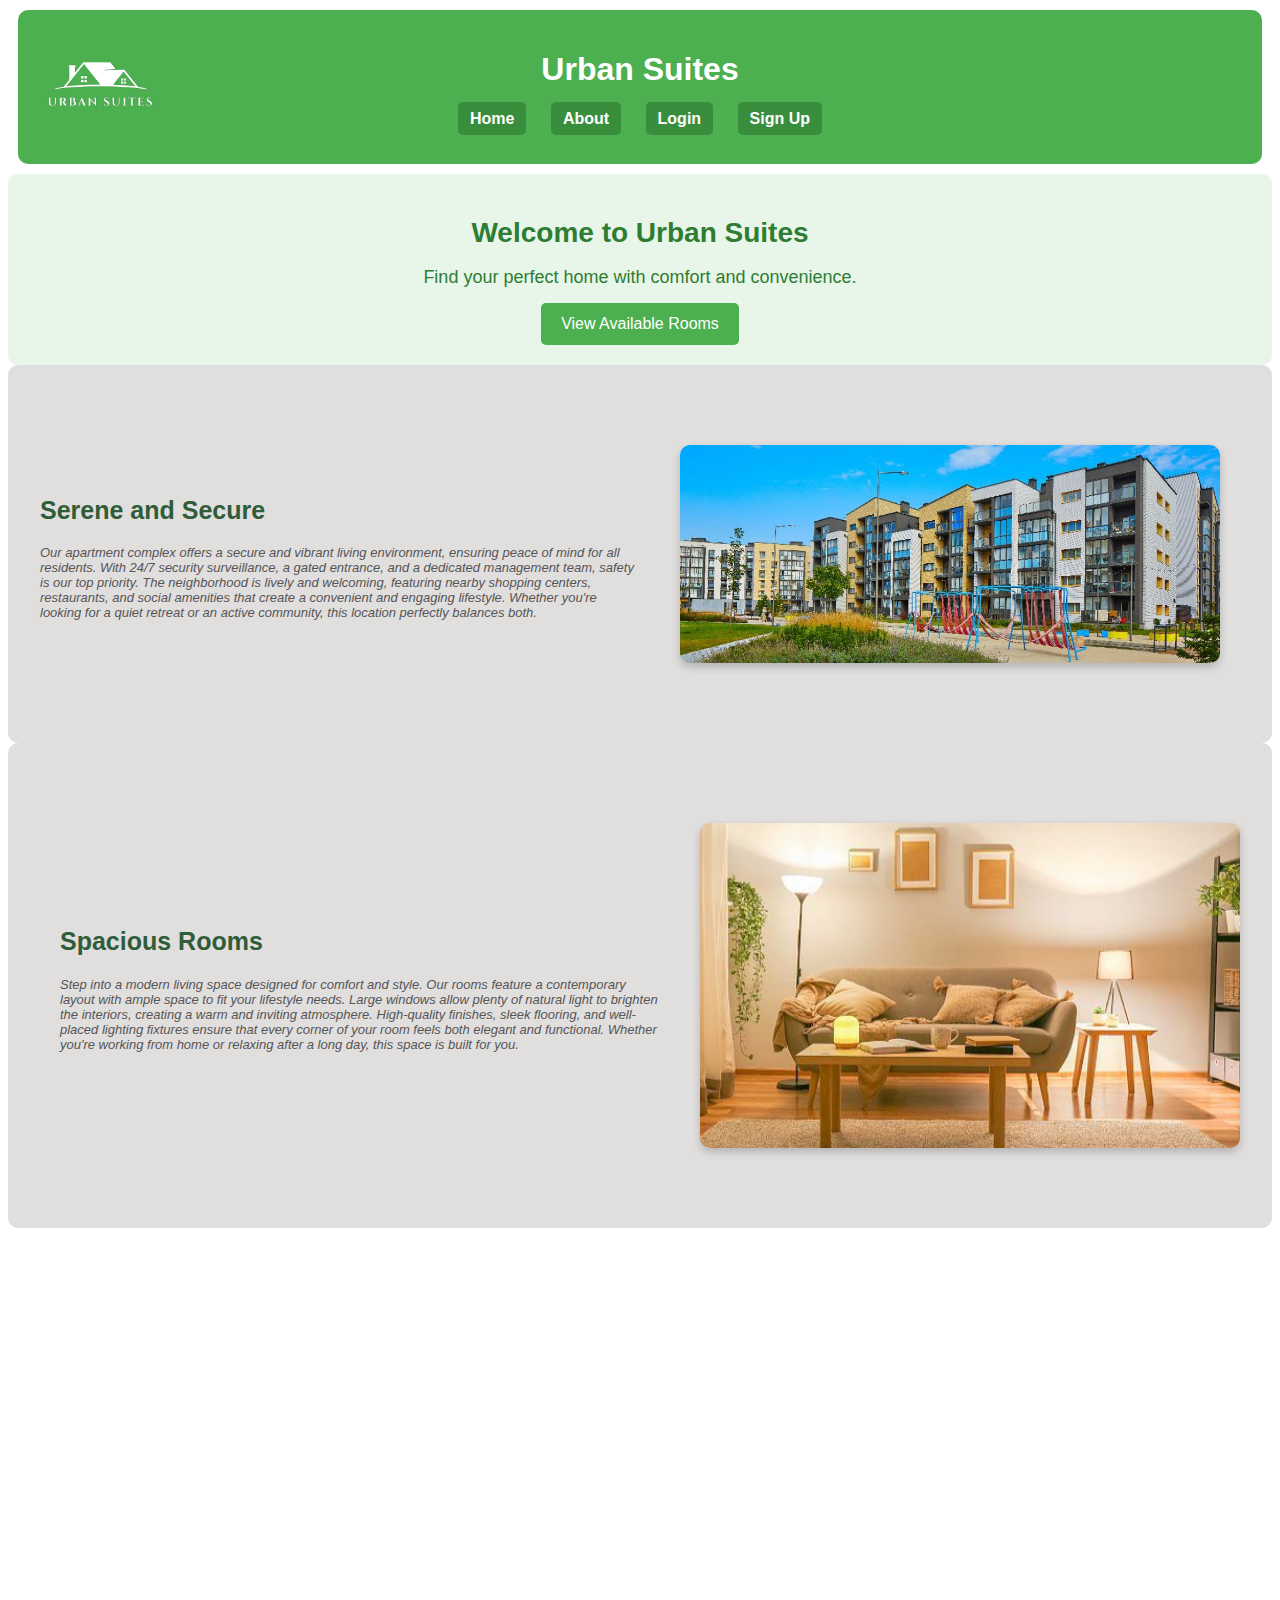
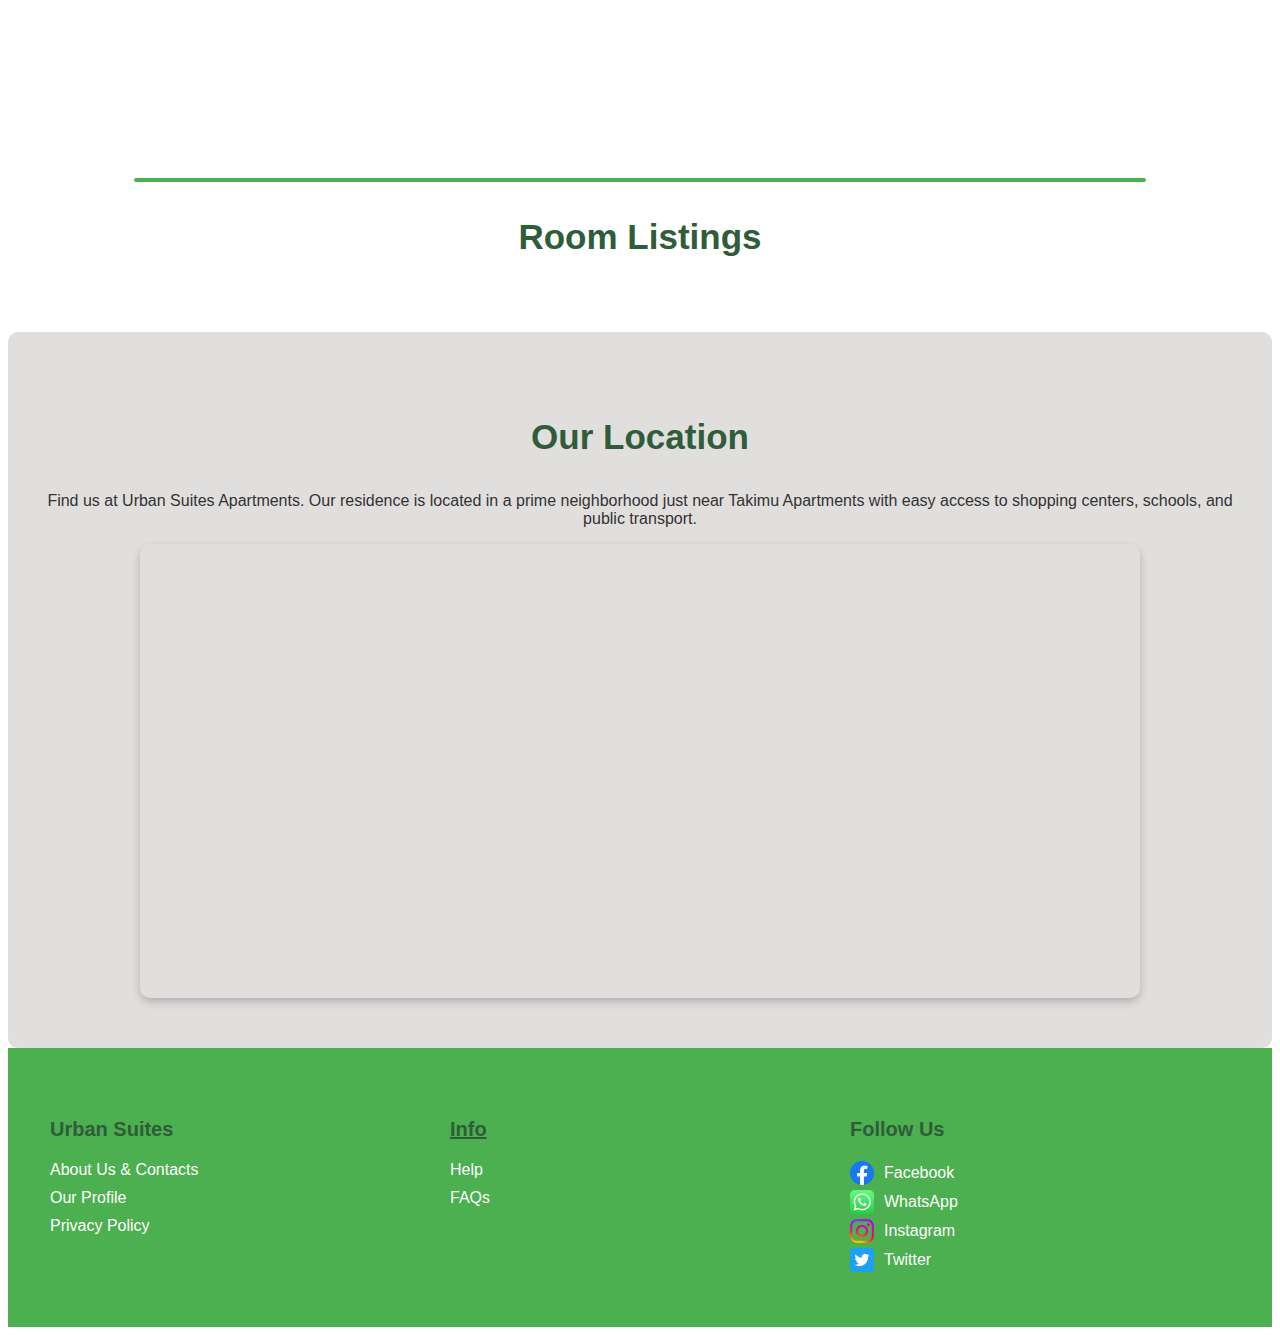
<file: index.html>
<!DOCTYPE html>
<html lang="en">
<head>
    <meta charset="UTF-8">
    <meta name="viewport" content="width=device-width, initial-scale=1.0">
    <title>Urban Suites - Home</title>
    <link rel="stylesheet" href="styles.css">
        <link rel="icon" href="uploads/logo2.png" type="logo2/png">
</head>
<body>
    <header>
        <a href="index.html" class="logo-link">
            <img src="uploads/logo.png" alt="Urban Suites Logo" class="logo">
        </a>
    
        <h1>Urban Suites</h1>
        <nav>
            <ul>
                <li><a href="index.html">Home</a></li>
                <li><a href="about.html">About</a></li>
                <li><a href="login.html">Login</a></li>
                <li><a href="signup.html">Sign Up</a></li>
            </ul>
        </nav>
    </header>

    <!-- Welcome Text & CTA -->
<div class="welcome-section">
    <h2>Welcome to Urban Suites</h2>
    <p>Find your perfect home with comfort and convenience.</p>
    <a href="listings.html" class="cta-button">View Available Rooms</a>
</div>

<section class="image-text-section">
    <div class="content right">
        <div class="text">
            <h2>Serene and Secure</h2>
            <p>Our apartment complex offers a secure and vibrant living environment, ensuring peace of mind for all residents. With 24/7 security surveillance, a gated entrance, and a dedicated management team, safety is our top priority. The neighborhood is lively and welcoming, featuring nearby shopping centers, restaurants, and social amenities that create a convenient and engaging lifestyle. Whether you're looking for a quiet retreat or an active community, this location perfectly balances both.</p>
        </div>
        <img src="uploads/apartment.jpg" alt="Serene neighborhood">
    </div>
</section>

<section class="image-text-section">
    <div class="content left">
        <img src="uploads/booknow.png" alt="Spacious Interior">
        <div class="text">
            <h2>Spacious Rooms</h2>
            <p>Step into a modern living space designed for comfort and style. Our rooms feature a contemporary layout with ample space to fit your lifestyle needs. Large windows allow plenty of natural light to brighten the interiors, creating a warm and inviting atmosphere. High-quality finishes, sleek flooring, and well-placed lighting fixtures ensure that every corner of your room feels both elegant and functional. Whether you're working from home or relaxing after a long day, this space is built for you.</p>
        </div>
    </div>
</section>

<section class="image-text-section">
    <div class="content right">
        <div class="text">
            <h2>Stay Entertained</h2>
            <p>Beyond just a place to live, our apartment complex offers exciting entertainment and recreational activities. Residents can enjoy access to a refreshing swimming pool, perfect for unwinding on sunny days. There's also a well-equipped common room where you can socialize, play games, or simply relax with friends and neighbors. Whether you're looking for fitness, fun, or a quiet escape, our shared spaces are designed to bring the community together while offering endless leisure opportunities.</p>
        </div>
        <img src="uploads/pool.jpg" alt="Swimming pool">
    </div>
</section>

    <div class="section-divider"></div>

    <h3>Room Listings</h3>
    
    <section id="image-gallery">
        <!-- Images will be dynamically loaded here -->
         
    </section>

    <section id="location">
        <h3>Our Location</h3>
        <p>Find us at Urban Suites Apartments. Our residence is located in a prime neighborhood just near Takimu Apartments with easy access to shopping centers, schools, and public transport.</p>
        <div class="map-container">
            <iframe src="https://www.google.com/maps/embed?pb=!1m18!1m12!1m3!1d1994.8622727987918!2d36.96422047837732!3d-0.3928301999298663!2m3!1f0!2f0!3f0!3m2!1i1024!2i768!4f13.1!3m3!1m2!1s0x182867c8c98f65eb%3A0x82747147396df12f!2sTakimu%20Apartments!5e0!3m2!1sen!2ske!4v1741441924036!5m2!1sen!2ske" 
            width="1000px" height="450" style="border:0;" allowfullscreen="" loading="lazy" 
            referrerpolicy="no-referrer-when-downgrade">
        </iframe>
        </div>
    </section>

    <script src="scripts.js"></script>

    <footer>
        <div class="footer-container">
            <!-- First Section -->
            <div class="footer-section">
                <h3>Urban Suites</h3>
                <ul>
                    <li><a href="about.html">About Us & Contacts</a></li>
                    <li><a href="#">Our Profile</a></li>
                    <li><a href="#">Privacy Policy</a></li>
                </ul>
            </div>
    
            <!-- Second Section -->
            <div class="footer-section">
                <h3><u>Info</u></h3>
                <ul>
                    <li><a href="#">Help</a></li>
                    <li><a href="#">FAQs</a></li>
                </ul>
            </div>
    
            <!-- Third Section -->
            <div class="footer-section social">
                <h3>Follow Us</h3>
                <a href="https://facebook.com/jeffito.munene"><img src="icons/facebook.png" alt="Facebook"> Facebook</a>
                <a href="https://wa.me/254106957191"><img src="icons/whatsapp.png" alt="WhatsApp"> WhatsApp</a>
                <a href="https://instagram.com/benu_jeff"><img src="icons/instagram.png" alt="Instagram"> Instagram</a>
                <a href="https://x.com/benu_jeff"><img src="icons/twitter.png" alt="X"> Twitter</a>
            </div>
        </div>
    </footer>
    
</body>
</html>
</file>
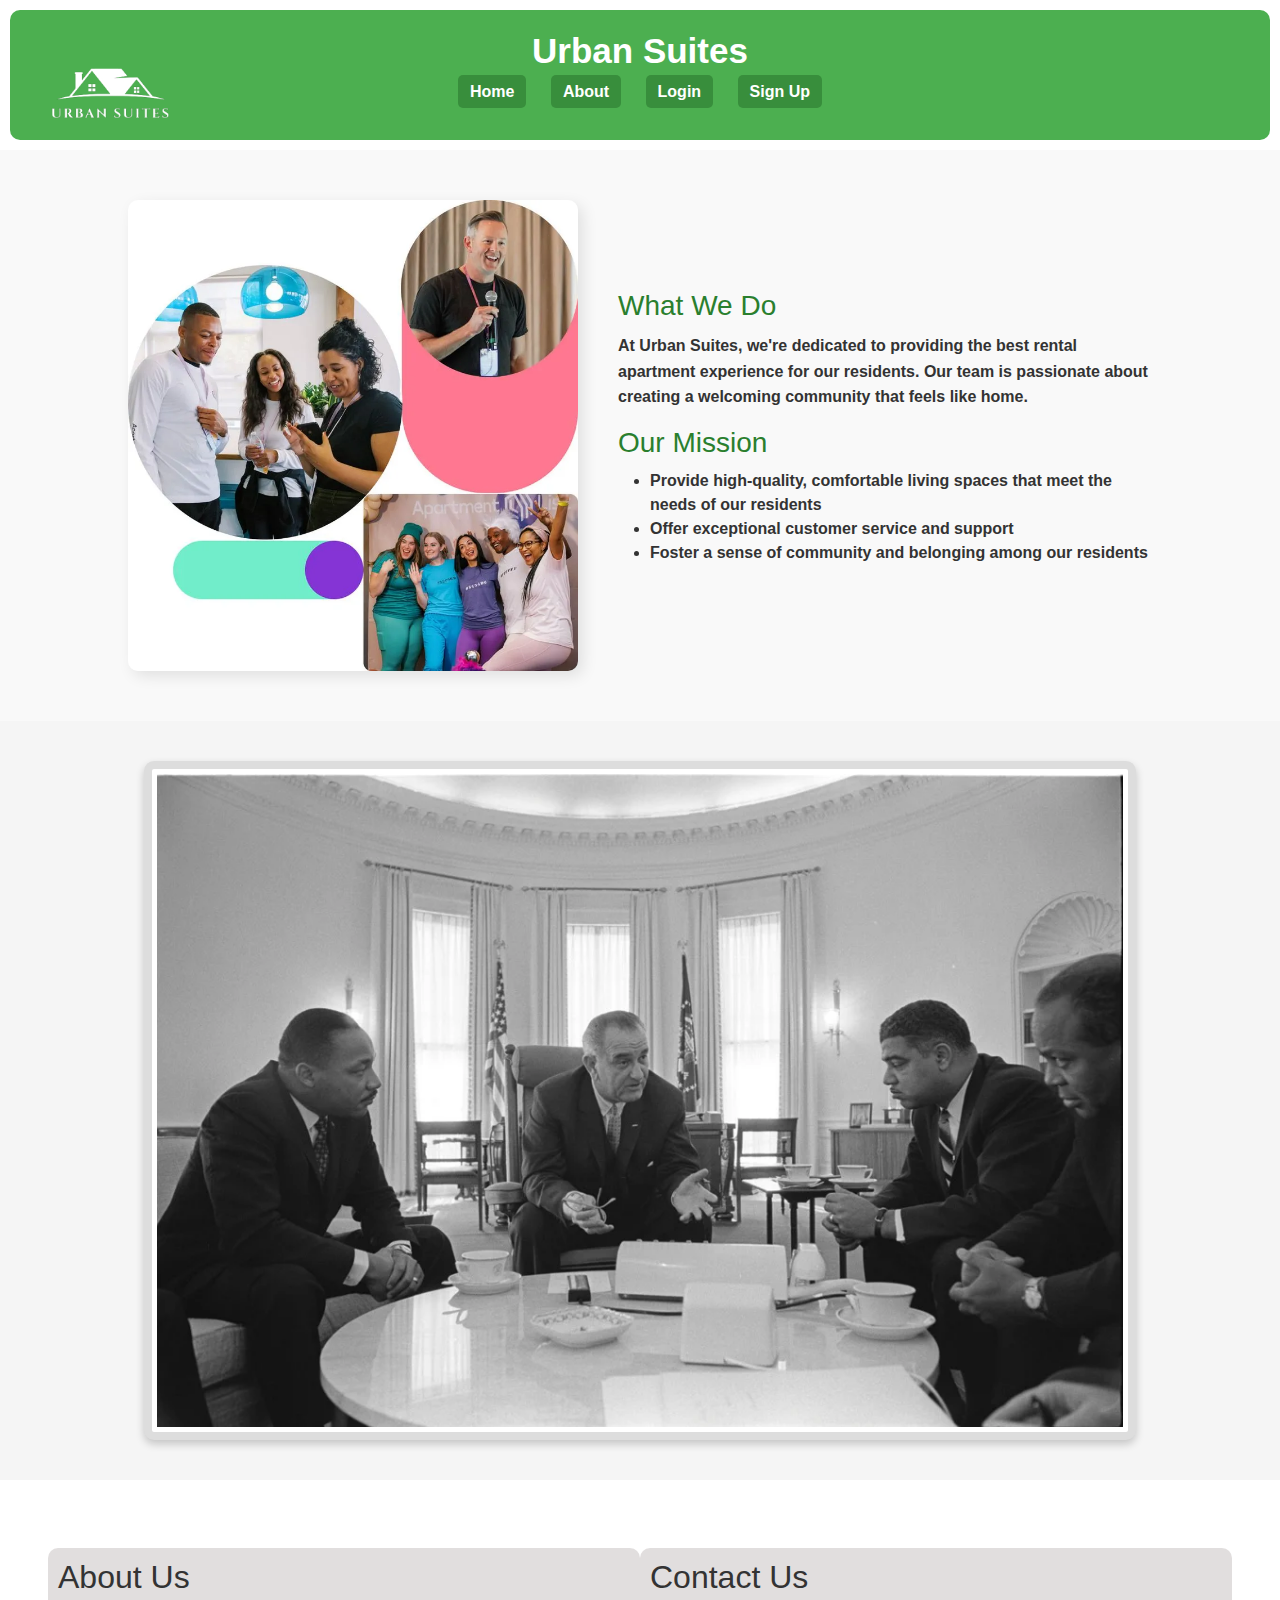
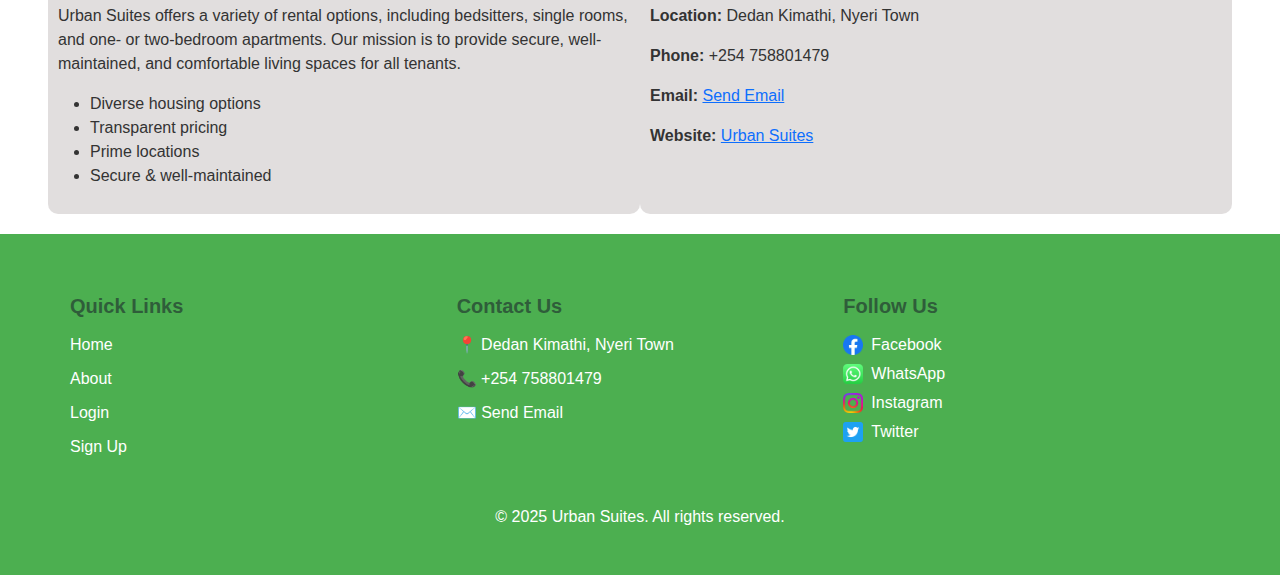
<file: about.html>
<!DOCTYPE html>
<html lang="en">
<head>
    <meta charset="UTF-8">
    <meta name="viewport" content="width=device-width, initial-scale=1.0">
    <title>Urban Suites - Home</title>
    <link rel="stylesheet" href="styles.css">
</head>
<body>
    <header>
        <a href="index.html" class="logo-link">
        <img src="uploads/logo.png" alt="Urban Suites Logo" class="logo">
    </a>
        <h1>Urban Suites</h1>
        <nav>
            <ul>
                <li><a href="index.html">Home</a></li>
                <li><a href="about.html">About</a></li>
                <li><a href="login.html">Login</a></li>
                <li><a href="signup.html">Sign Up</a></li>
            </ul>
        </nav>
    </header>

    <link rel="stylesheet" href="https://cdn.jsdelivr.net/npm/bootstrap@5.3.0/dist/css/bootstrap.min.css">
    

<style>
.logo-link {
    display: inline-block; /* Ensures it doesn't stretch */
}

.logo {
    width: 180px; /* Default size */
    height: auto; /* Keeps aspect ratio */
    max-width: 100%; /* Ensures it scales properly */
}

/* Adjust logo size on smaller screens */
@media (max-width: 768px) {
    .logo {
        width: 140px; /* Slightly smaller on mobile */
    }
}

@media (max-width: 480px) {
    .logo {
        width: 120px; /* Even smaller for very small screens */
    }
}

        /* General Page Styling */
body {
    background-color: #ffffff; /* Solid white background */
    color: #333; /* Dark gray text for readability */
    font-family: Arial, sans-serif;
}

/* Header Styling */
header {
    background-color: #4CAF50; /* Dark background */
    padding: 20px;
    text-align: center;
    border-radius: 10px; /* Rounds the corners */
    margin: 10px; /* Adds space around the header */
}

h1{
    font-weight: bold;
    font-size: 35px;
}

h3 {
    color: #2f5d3a;
    font-size: 35px;
    font-weight: bold;
    text-align: center;
}

.about-image-section {
    display: flex;
    justify-content: center;
    align-items: center;
    padding: 40px 20px;
    background-color: #f5f5f5; /* Light grey background */
}

.about-section {
    background-color: #f9f9f9;
    padding: 50px 10%;
}

.about-container {
    display: flex;
    align-items: center;
    justify-content: space-between;
    gap: 40px;
}

.about-image img {
    max-width: 450px;
    border-radius: 10px;
    box-shadow: 5px 5px 15px rgba(0, 0, 0, 0.1);
}

.about-text {
    flex: 1;
}

.about-text h2 {
    font-size: 28px;
    color: #2a7f2e; /* Green theme */
    margin-bottom: 10px;
}

.about-text p {
    font-size: 16px;
    color: #333;
    line-height: 1.6;
}


/* Ensure the about section image scales properly on all screen sizes */
.about-image-section img {
    width: 80%;
    max-width: 1000px;
    height: auto;
    border-radius: 10px;
    box-shadow: 0px 4px 8px rgba(0, 0, 0, 0.2);
    border: 8px solid #ddd;
    padding: 5px;
    background-color: white;
}

/* Make text and contact sections responsive */
.container {
    max-width: 1200px;
    margin: 0 auto;
    padding: 20px;
}

/* Ensure the About Us and Contact sections adjust properly */
.row {
    display: flex;
    flex-wrap: wrap;
    justify-content: space-between;
}

/* Make each column responsive */
.col-md-6 {
    flex: 1;
    min-width: 350px;
    padding: 15px;
}

/* Center text and images on smaller screens */
@media (max-width: 768px) {
    .row {
        flex-direction: column;
        text-align: center;
    }

    .col-md-6 {
        min-width: 100%;
    }

    .about-image-section img {
        width: 90%; /* Slightly wider on mobile */
    }
}


.about-contact {
            background: #6d5c5c34;
            padding: 10px;
            border-radius: 10px;
        }


footer {
    background-color: #4CAF50; /* Soft natural green */
    color: white;
    padding: 30px 0;
    text-align: center;
}

.footer-container {
    display: flex;
    justify-content: space-between;
    flex-wrap: wrap;
    max-width: 1200px;
    margin: auto;
    padding: 20px;
}

.footer-section {
    flex: 1;
    min-width: 280px;
    margin: 10px;
    text-align: left;
}

.footer-section h3 {
    font-size: 20px;
    margin-bottom: 15px;
    text-align: left;
}

.footer-section ul {
    list-style: none;
    padding: 0;
}

.footer-section ul li {
    margin: 10px 0;
}

.footer-section ul li a {
    color: white;
    text-decoration: none;
}

.footer-section ul li a:hover {
    text-decoration: underline;
}

/* Social Media Icons */
.social a {
    display: flex;
    align-items: center;
    margin: 5px 0;
    color: white;
    text-decoration: none;
}

.social img {
    width: 20px;
    height: 20px;
    margin-right: 8px;
}

/* Responsive Design */
@media (max-width: 768px) {
    .footer-container {
        flex-direction: column;
        text-align: center;
    }

    .footer-section {
        text-align: center;
    }

    .social a {
        justify-content: center;
    }
}

    </style>
</head>
<body>
    <section class="about-section">
        <div class="about-container">
            <div class="about-image">
                <img src="uploads/about2.webp" alt="Community Engagement">
            </div>
            <div class="about-text">
                <h2>What We Do</h2>
                <p><strong>At Urban Suites, we're dedicated to providing the best rental apartment experience for our residents. Our team is passionate about creating a welcoming community that feels like home.</strong></p>
                <strong>
                <h2>Our Mission</h2>
                <ul>
                <li>Provide high-quality, comfortable living spaces that meet the needs of our residents</li>
                <li>Offer exceptional customer service and support</li>
                <li>Foster a sense of community and belonging among our residents</li>    
                </ul>
                </strong>
                </div>
        </div>
    </section>
    
    

    <section class="about-image-section">
        <img src="uploads/aboutus.webp" alt="Our Team Working Together">
    </section>
    

    <div class="container mt-5">
        <div class="row">
            <div class="col-md-6 about-contact">
                <h2>About Us</h2>
                <p>Urban Suites offers a variety of rental options, including bedsitters, single rooms, and one- or two-bedroom apartments. Our mission is to provide secure, well-maintained, and comfortable living spaces for all tenants.</p>
                <ul>
                    <li>Diverse housing options</li>
                    <li>Transparent pricing</li>
                    <li>Prime locations</li>
                    <li>Secure & well-maintained</li>
                </ul>
            </div>
            <div class="col-md-6 about-contact">
                <h2>Contact Us</h2>
                <p><strong>Location:</strong> Dedan Kimathi, Nyeri Town</p>
                <p><strong>Phone:</strong> +254 758801479</p>
                <p><strong>Email:</strong> <a href="mailto:faraas080@gmail.com">Send Email</a></p>
                <p><strong>Website:</strong> <a href="index.html">Urban Suites</a></p>
            </div>
        </div>
    </div>

    <footer>
        <div class="footer-container">
            <div class="footer-section">
                <h3>Quick Links</h3>
                <ul>
                    <li><a href="index.html">Home</a></li>
                    <li><a href="about.html">About</a></li>
                    <li><a href="login.html">Login</a></li>
                    <li><a href="signup.html">Sign Up</a></li>
                </ul>
            </div>
    
            <div class="footer-section">
                <h3>Contact Us</h3>
                <ul>
                    <li>📍 Dedan Kimathi, Nyeri Town</li>
                    <li>📞 +254 758801479</li>
                    <li>✉️ <a href="mailto:faraas080@gmail.com">Send Email</a></li>
                </ul>
            </div>
    
            <div class="footer-section social">
                <h3>Follow Us</h3>
                <a href="https://facebook.com/jeffito.munene"><img src="icons/facebook.png" alt="Facebook"> Facebook</a>
                <a href="https://wa.me/254106957191"><img src="icons/whatsapp.png" alt="WhatsApp"> WhatsApp</a>
                <a href="https://instagram.com/benu_jeff"><img src="icons/instagram.png" alt="Instagram"> Instagram</a>
                <a href="https://x.com/benu_jeff"><img src="icons/twitter.png" alt="X"> Twitter</a>
            </div>
        </div>
    
        <p>&copy; 2025 Urban Suites. All rights reserved.</p>
    </footer>
    

    <script src="https://cdn.jsdelivr.net/npm/bootstrap@5.3.0/dist/js/bootstrap.bundle.min.js"></script>
</body>
</html>
</file>
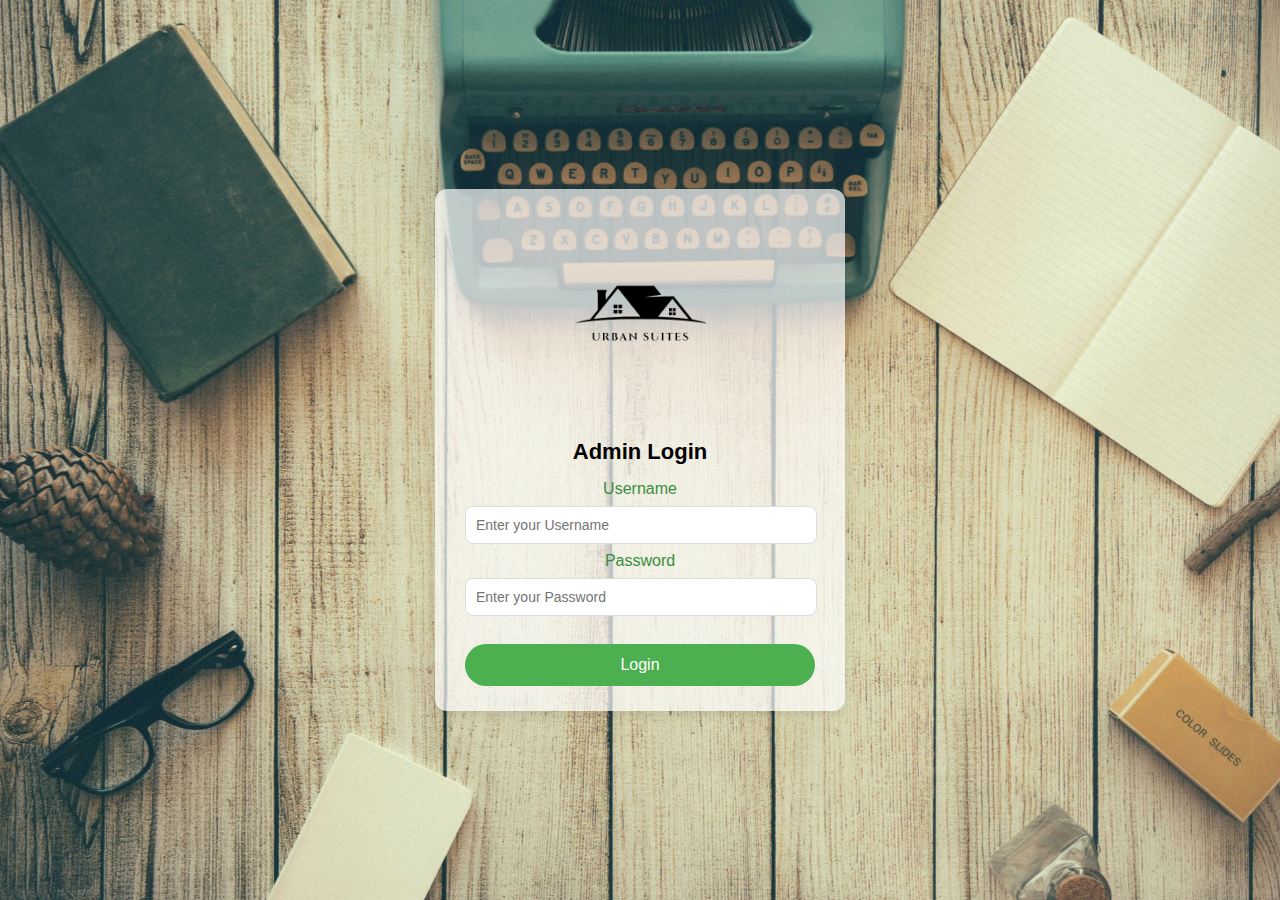
<file: admin_login.html>
<!DOCTYPE html>
<html lang="en">
<head>
    <meta charset="UTF-8">
    <meta name="viewport" content="width=device-width, initial-scale=1.0">
    <title>Admin Login - Urban Suites</title>
    <link rel="stylesheet" href="styles2.css">
</head>
<body>
<main>
    <div class="login-container">
        <!-- Logo -->
        <img src="uploads/logo1.png" alt="Urban Suites Logo" class="login-logo">

        <!-- Login Form -->
        <h2>Admin Login</h2>
        <form action="admin_login.php" method="POST">
            <label for="username">Username</label>
            <input type="text" name="username" placeholder="Enter your Username" required>

            <label for="password">Password</label>
            <input type="password" name="password" placeholder="Enter your Password" required>

            <button type="submit" class="auth-btn">Login</button>
        </form>
    </div>
    
</main>
</body>
</html>
</file>
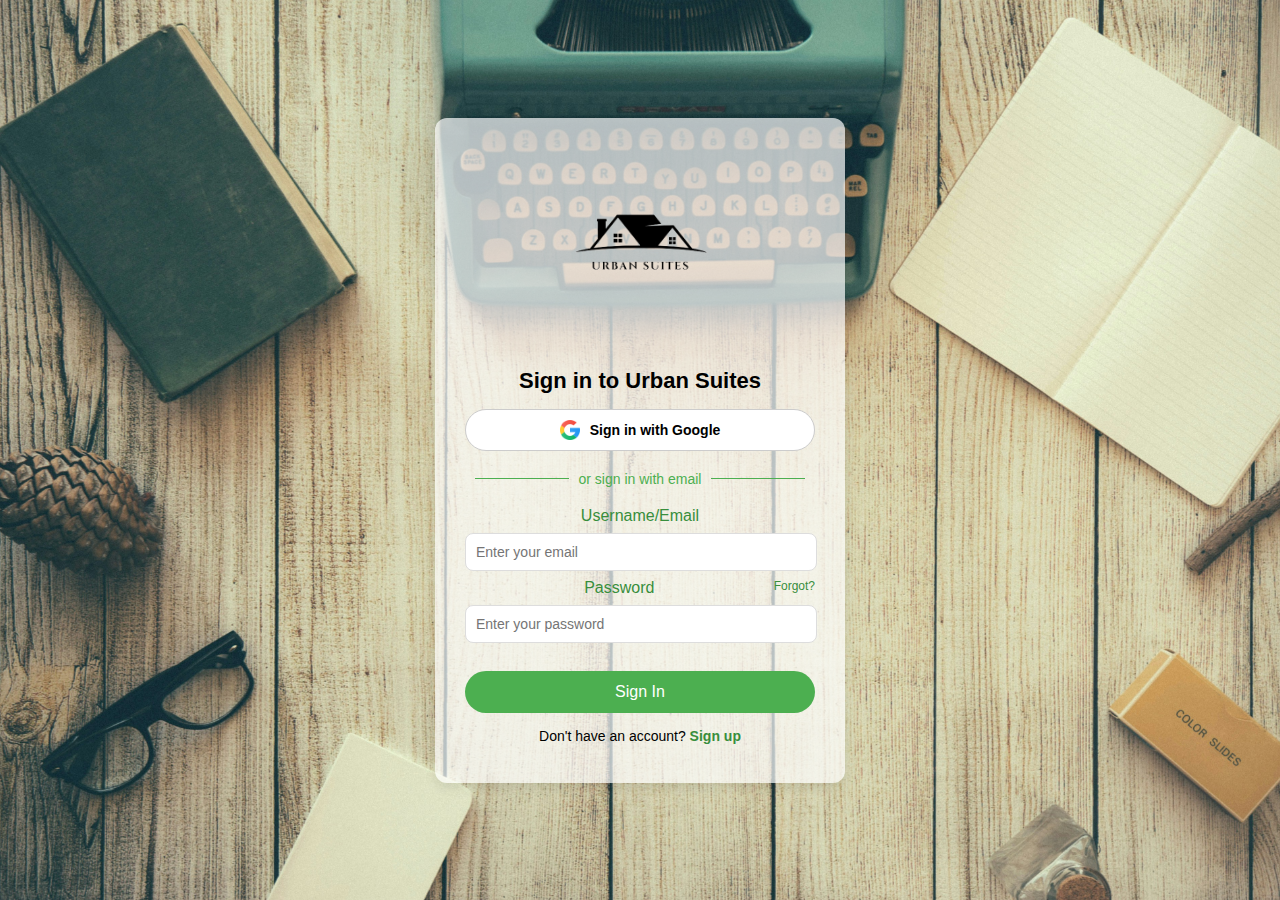
<file: login.html>
<!DOCTYPE html>
<html lang="en">
<head>
    <meta charset="UTF-8">
    <meta name="viewport" content="width=device-width, initial-scale=1.0">
    <title>Login </title>
    <link rel="stylesheet" href="styles2.css">
</head>
<body>
    <div class="login-container">
        <!-- Logo -->
<img src="uploads/logo1.png" alt="Urban Suites Logo" class="login-logo">

        <h2>Sign in to Urban Suites</h2>

        <!-- Google Sign-In Button -->
        <button class="google-btn">
            <img src="icons/google.png" alt="Google Logo"> Sign in with Google
        </button>

        <!-- Separator -->
        <div class="separator">
            <span>or sign in with email</span>
        </div>

        <!-- Login Form -->
        <form id="login-form" action="login.php" method="POST">
            <label for="email">Username/Email</label>
            <input type="text" id="email" name="email" placeholder="Enter your email" required>

            <label for="password">Password <a href="forgot-password.html" class="forgot-link">Forgot?</a></label>
            <input type="password" id="password" name="password" placeholder="Enter your password" required>

            <button type="submit" class="auth-btn">Sign In</button>
        </form>

        <!-- Sign-Up Link -->
        <p class="below-text">Don't have an account? <a href="signup.html">Sign up</a></p>
    </div>

    <script>
        document.addEventListener("DOMContentLoaded", function() {
            // Get the URL parameters
            const params = new URLSearchParams(window.location.search);
            const message = params.get("message");
        
            if (message) {
                // Create a pop-up div
                let popup = document.createElement("div");
                popup.classList.add("popup");
                popup.innerText = message;
                
                // Append the pop-up to the body
                document.body.appendChild(popup);
        
                // Show the pop-up
                popup.classList.add("show");
        
                // Hide the pop-up after 3 seconds
                setTimeout(function() {
                    popup.classList.remove("show");
                    popup.remove(); // Remove the element after hiding
                }, 3000);
            }
        });
        </script>

</body>
</html>
</file>
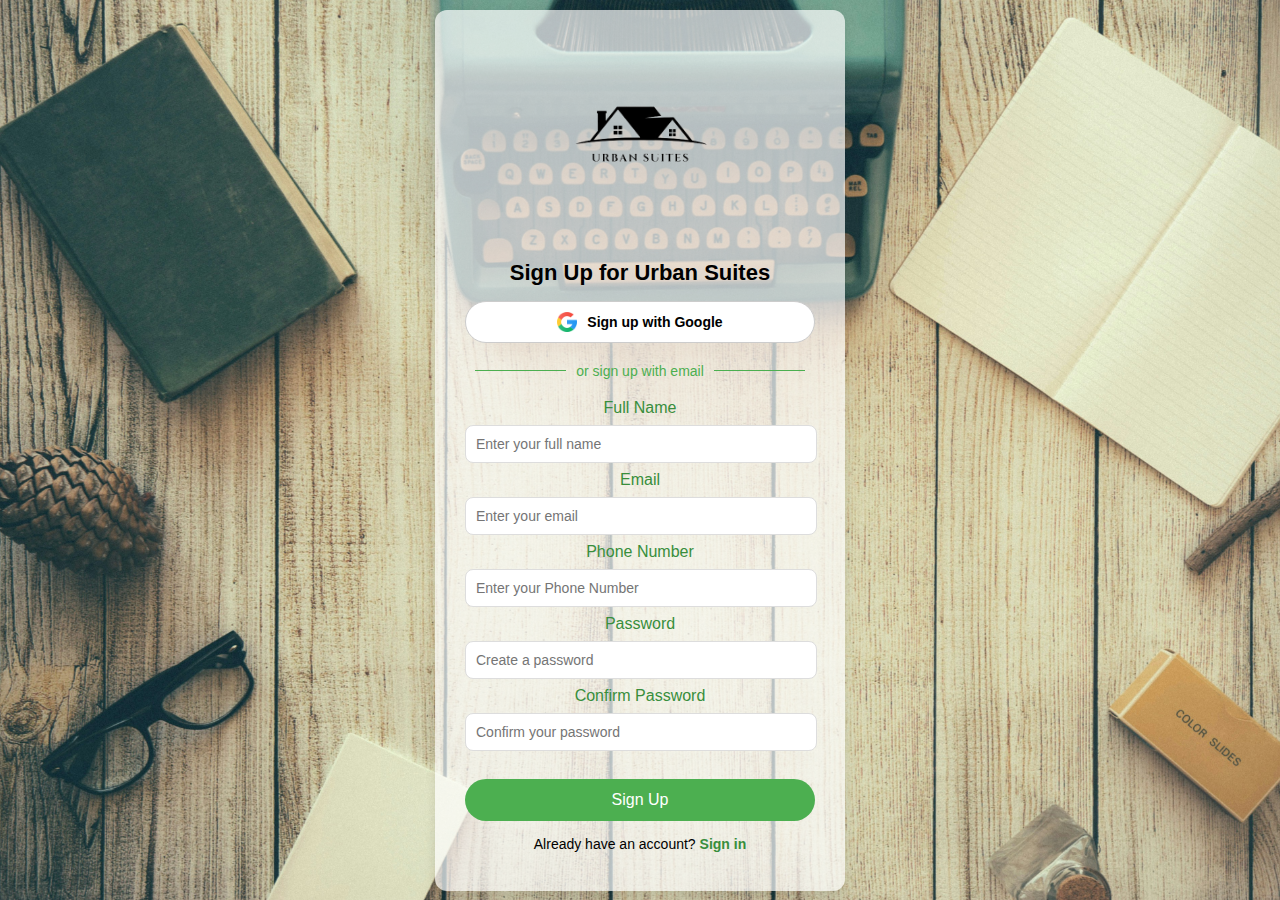
<file: signup.html>
<!DOCTYPE html>
<html lang="en">
<head>
    <meta charset="UTF-8">
    <meta name="viewport" content="width=device-width, initial-scale=1.0">
    <title>Sign Up - Urban Suites</title>
    <link rel="stylesheet" href="styles2.css">
</head>
<body>

<div class="login-container">
    <img src="uploads/logo1.png" alt="Urban Suites Logo" class="login-logo">
    <h2>Sign Up for Urban Suites</h2>

    <button class="google-btn">
        <img src="icons/google.png" alt="Google Logo">
        Sign up with Google
    </button>

    <p class="separator"><span>or sign up with email</span></p>

    <form id="signup-form" action="signup.php" method="POST">
        <label for="name">Full Name</label>
        <input type="text" name="name" placeholder="Enter your full name" required>

        <label for="email">Email</label>
        <input type="email" name="email" placeholder="Enter your email" required>
        
        <label for="phone">Phone Number</label>
        <input type="text" name="phone" placeholder="Enter your Phone Number" required>

        <label for="password">Password</label>
        <input type="password" name="password" placeholder="Create a password" required>

        <label for="confirm-password">Confirm Password</label>
        <input type="password" name="confirm_password" placeholder="Confirm your password" required>

        <button type="submit" class="auth-btn">Sign Up</button>
    </form>

    <p class="below-text">Already have an account? <a href="login.html">Sign in</a></p>
</div>

</body>
</html>
</file>
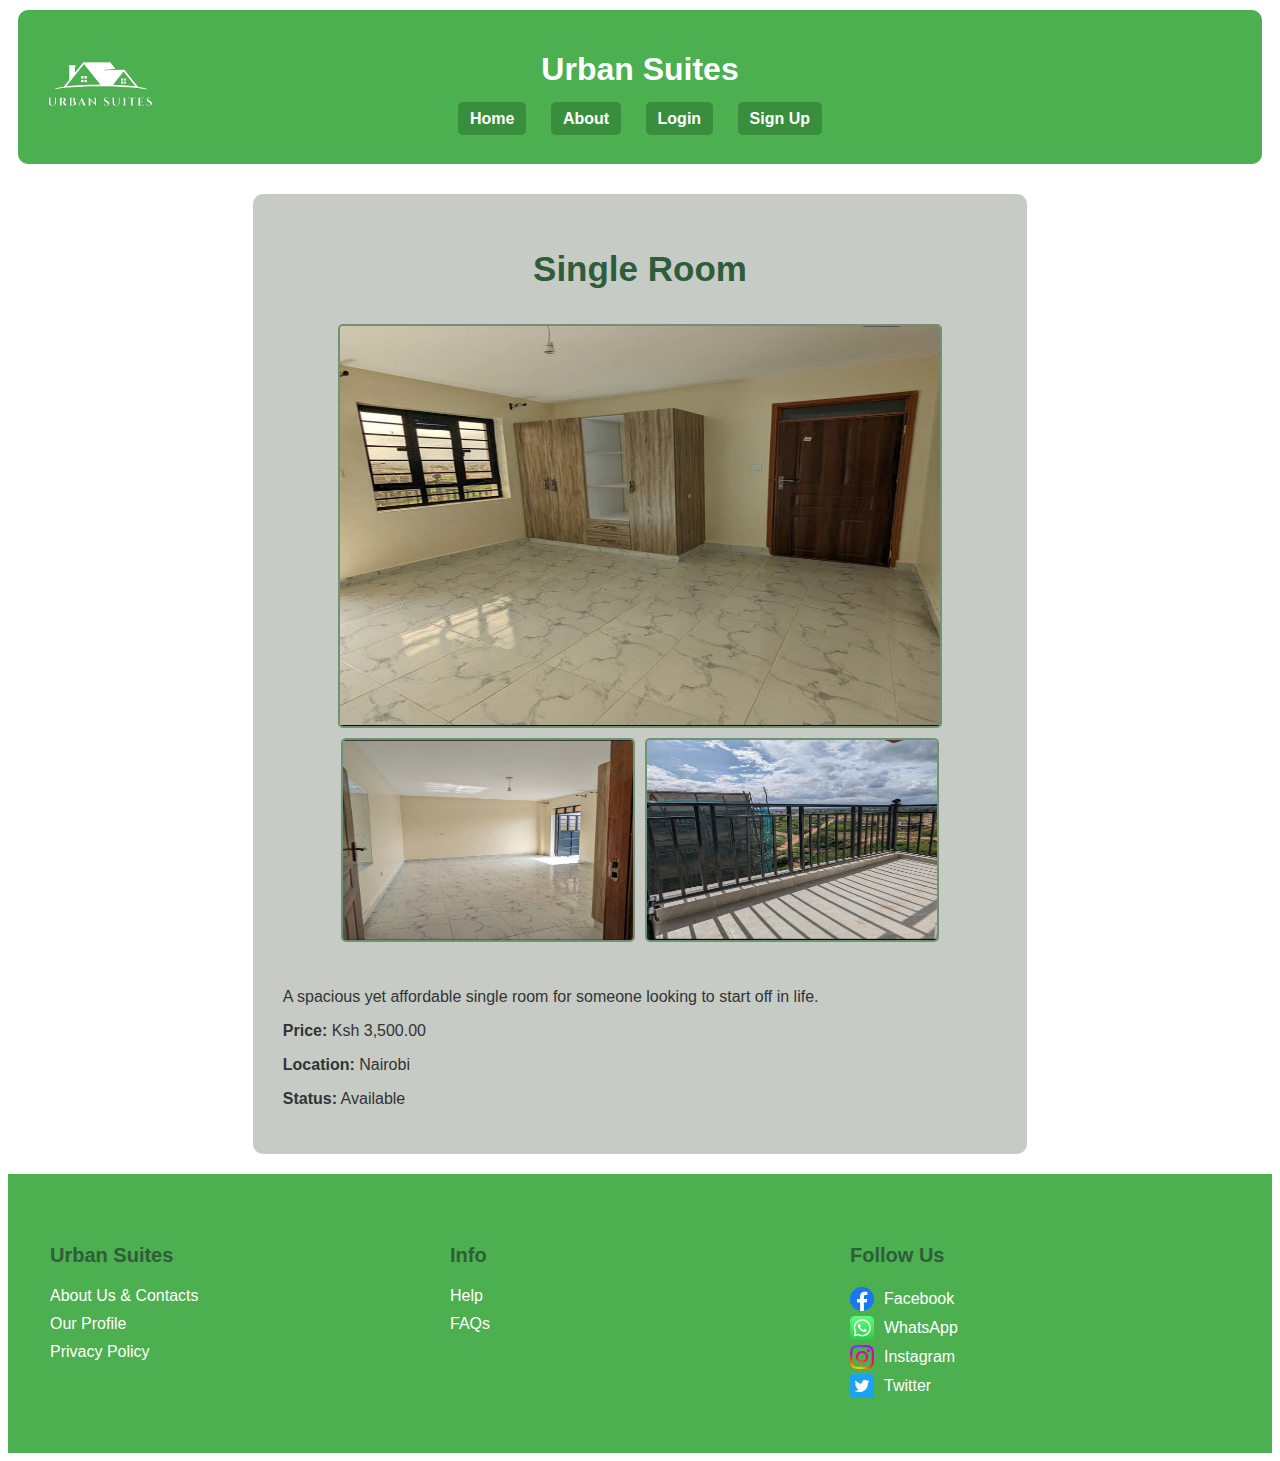
<file: single_room.html>
<!DOCTYPE html>
<html lang="en">
<head>
    <meta charset="UTF-8">
    <meta name="viewport" content="width=device-width, initial-scale=1.0">
    <title>Urban Suites: Room Listings</title>
    <link rel="stylesheet" href="listings.css">
</head>
<body>
    <header>
        <a href="index.html" class="logo-link">
            <img src="uploads/logo.png" alt="Urban Suites Logo" class="logo">
        </a>
        <h1>Urban Suites</h1>
        <nav>
            <ul>
                <li><a href="index.html">Home</a></li>
                <li><a href="about.html">About</a></li>
                <li><a href="login.html">Login</a></li>
                <li><a href="signup.html">Sign Up</a></li>
            </ul>
        </nav>
    </header>

    <!-- Room Listing Section -->
    <section class="room-listing">
        <div class="room-container">
            <!-- Image Section -->
            <div class="image-container">
                <h3>Single Room</h3>
                <img src="uploads/single (2).jpg" alt="Room Image" class="large-image" onclick="openFullSize(this)">
                <div class="small-images">
                    <img src="uploads/single (3).jpg" alt="Room Image" class="small-image" onclick="openFullSize(this)">
                    <img src="uploads/single (1).jpg" alt="Room Image" class="small-image" onclick="openFullSize(this)">
                </div>
            </div>

            <!-- Description Section -->
            <div class="room-info">
                <p>A spacious yet affordable single room for someone looking to start off in life.</p>
                <p><strong>Price:</strong> Ksh 3,500.00</p>
                <p><strong>Location:</strong> Nairobi</p>
                <p><strong>Status:</strong> Available</p>
            </div>
        </div>
    </section>

    <!-- Footer -->
    <footer>
        <div class="footer-container">
            <div class="footer-section">
                <h3>Urban Suites</h3>
                <ul>
                    <li><a href="about.html">About Us & Contacts</a></li>
                    <li><a href="#">Our Profile</a></li>
                    <li><a href="#">Privacy Policy</a></li>
                </ul>
            </div>
    
            <div class="footer-section">
                <h3>Info</h3>
                <ul>
                    <li><a href="#">Help</a></li>
                    <li><a href="#">FAQs</a></li>
                </ul>
            </div>
    
            <div class="footer-section social">
                <h3>Follow Us</h3>
                <a href="https://facebook.com/jeffito.munene"><img src="icons/facebook.png" alt="Facebook"> Facebook</a>
                <a href="https://wa.me/254106957191"><img src="icons/whatsapp.png" alt="WhatsApp"> WhatsApp</a>
                <a href="https://instagram.com/benu_jeff"><img src="icons/instagram.png" alt="Instagram"> Instagram</a>
                <a href="https://x.com/benu_jeff"><img src="icons/twitter.png" alt="X"> Twitter</a>
            </div>
        </div>
    </footer>

    <script>
        function openFullSize(image) {
            window.open(image.src, "_blank");
        }
    </script>
</body>
</html>
</file>
<file: styles.css>
/* General Page Styling */
body {
    background-color: #ffffff; /* Solid white background */
    color: #333; /* Dark gray text for readability */
    font-family: Arial, sans-serif;
}

/* Header Styling */
header {
    background-color: #4CAF50; /* Dark background */
    padding: 20px;
    text-align: center;
    border-radius: 10px; /* Rounds the corners */
    margin: 10px; /* Adds space around the header */
}

header h1 {
    color: #ffffff; /* Keep title white */
}

h3 {
    color: #2f5d3a;
    font-size: 35px;
    text-align: center; 
}

/* Navigation Bar */
nav ul {
    list-style: none;
    padding: 0;
}

nav ul li {
    display: inline;
    margin: 10px;
}

nav ul li a {
    text-decoration: none;
    color: #ffffff; /* White text for contrast */
    font-weight: bold;
    padding: 8px 12px;
    background-color: #388E3C; /* Slightly darker green for buttons */
    border-radius: 5px;
    transition: background-color 0.3s ease-in-out;
}

nav ul li a:hover {
    background-color: #2E7D32; /* Darker green on hover */
}

/* Logo Styling */
.logo-link {
    position: absolute;
    top: 10px;
    left: 20px;
    display: flex;
    align-items: center;
    text-decoration: none;
}

.logo {
    width: 160px; /* Slightly increased size */
    height: auto;
    transition: transform 0.3s ease-in-out;
}

.logo:hover {
    transform: scale(1.1); /* Slight zoom effect on hover */
}

/* Welcome Section */
.welcome-section {
    text-align: center;
    padding: 20px;
    border-radius: 10px;
    background-color: #E8F5E9; /* Light green background */
    color: #2E7D32; /* Dark green text */
}

.welcome-section h2 {
    font-size: 28px;
    font-weight: bold;
    margin-bottom: 10px;
}

.welcome-section p {
    font-size: 18px;
    margin-bottom: 15px;
}

/* CTA Button */
.cta-button {
    display: inline-block;
    padding: 12px 20px;
    font-size: 16px;
    color: white;
    background-color: #4CAF50;
    text-decoration: none;
    border-radius: 5px;
    transition: 0.3s;
}

.cta-button:hover {
    background-color: #388E3C;
}

/* Separator */
.section-divider {
    width: 60%;
    height: 3px;
    background-color: #4CAF50;
    margin: 20px auto;
    border-radius: 2px;
}


/* Image Gallery Grid */
#image-gallery {
    display: grid;
    grid-template-columns: repeat(2, 1fr); /* Two columns per row */
    gap: 30px;
    padding: 20px;
    justify-items: center;
    background-color: #ffffff;
}

/* Image Container */
.image-container {
    width: 600px; /* Balanced size */
    text-align: center;
    border-radius: 10px;
    box-shadow: 0px 4px 8px rgba(76, 175, 80, 0.3);
    transition: transform 0.3s ease-in-out;
    background-color: #E8F5E9; /* Light green background */
    padding: 10px;
}

/* Image Styling */
.image-container img {
    width: 100%;
    height: 350px; /* Adjusted height */
    object-fit: cover;
    border-radius: 10px;
}

/* Room Details Below Image */
.room-details {
    background-color: #4e6d50;
    color: #ffffff;
    padding: 10px;
    font-size: 16px;
    border-radius: 5px;
    font-weight: bold;
}

/* Hover Effect */
.image-container:hover {
    transform: scale(1.05);
}

/* Mobile View: Show One Image Per Row */
@media screen and (max-width: 768px) {
    #image-gallery {
        grid-template-columns: repeat(1, 1fr);
    }

    .image-container {
        width: 90%;
    }
}


.image-text-section {
    padding: 60px 0;
    opacity: 0; /* Initially hidden */
    transform: translateY(50px); /* Start below view */
    transition: opacity 0.8s ease-out, transform 0.8s ease-out;
    background-color: #6d5c5c34 ;
    border-radius: 10px ;
}

.image-text-section.show {
    opacity: 1;
    transform: translateY(0); /* Slide into place */
}

.content {
    display: flex;
    align-items: center;
    max-width: 1200px;
    margin: 0 auto;
    gap: 40px;
    padding: 20px;
}

.content img {
    width: 45%;
    height: auto;
    border-radius: 10px;
    box-shadow: 0px 4px 8px rgba(0, 0, 0, 0.2);
}

.text {
    width: 50%;
}

.text h2 {
    font-size: 25px;
    color: #2f5d3a; /* Soft natural green */
}

.text p {
    font-size: 13px;
    color: #555;
    font-style: italic;
}

/* Alternating Layout */
.image-text-section:nth-child(odd) .content {
    flex-direction: row;
}

.image-text-section:nth-child(even) .content {
    flex-direction: row-reverse;
}


/* Responsive Design */
@media (max-width: 768px) {
    .content {
        flex-direction: column;
        text-align: center;
    }
    
    .content img {
        width: 100%;
    }

    .text {
        width: 100%;
    }
}

/* Section Divider */
.section-divider {
    width: 80%;
    height: 4px;
    background-color: #4CAF50; /* Green divider */
    margin: 30px auto; /* Space above and below */
    border-radius: 2px;
}

#location {
    text-align: center;
    padding: 50px 20px;
    background-color: #6d5c5c34 ;
    border-radius: 10px ;
}

.map-container {
    max-width: 1000px;
    margin: auto;
    border-radius: 10px;
    overflow: hidden;
    box-shadow: 0px 4px 8px rgba(0, 0, 0, 0.2);
}

/* Footer Styling */
footer {
    background-color: #4CAF50; /* Soft natural green */
    color: white;
    padding: 20px 0;
    text-align: center;
}

.footer-section h3 {
    text-align: left; /* Ensures headings align to the left */
    margin-left: 0; /* Resets any unintended left margin */
    font-size: 20px;
}

.footer-container {
    display: flex;
    justify-content: space-between; /* Ensures proper spacing */
    flex-wrap: wrap;
    max-width: 1200px;
    margin: auto;
    padding: 20px;
}


.footer-section {
    flex: 1;
    min-width: 350px;
    margin: 10px;
    text-align: left;
}

.footer-section ul {
    list-style: none;
    padding: 0;
}

.footer-section ul li {
    margin: 10px 0;
}

.footer-section ul li a {
    color: white;
    text-decoration: none;
}

.footer-section ul li a:hover {
    text-decoration: underline;
}

/* Social Media Icons */
.social a {
    display: flex;
    align-items: center;
    margin: 5px 0;
    color: white;
    text-decoration: none;
}

.social img {
    width: 24px;
    height: 24px;
    margin-right: 10px;
}

/* Buttons */
button {
    background-color: #388E3C; /* Green button */
    color: white;
    padding: 10px 15px;
    border: none;
    border-radius: 5px;
    cursor: pointer;
    font-weight: bold;
    transition: background-color 0.3s ease-in-out;
}

button:hover {
    background-color: #2E7D32; /* Darker green */
}

/* Responsive Design */
@media (max-width: 768px) {
    .footer-container {
        flex-direction: column;
        text-align: center;
    }

    .social a {
        justify-content: center;
    }
}
</file>
<file: styles2.css>
/* General Styles */
body {
    font-family: Arial, sans-serif;
    background: url('uploads/background.jpg') no-repeat center center fixed;    display: flex;
    background-size: cover;
    justify-content: center;
    align-items: center;
    height: 100vh;
    margin: 0;
}

/* Login Container */
.login-container {
    background: rgba(255, 255, 255, 0.689);
    padding: 25px 30px; /* Reduced top padding */
    border-radius: 12px;
    box-shadow: 0px 4px 12px rgba(0, 0, 0, 0.1);
    text-align: center;
    width: 350px;
    position: relative;
}

/* Logo Styling */
.login-logo {
    width: 220px; /* Adjusted size */
    height: auto;
    display: block;
    margin: 0 auto 5px; /* Reduced spacing below logo */
}

/* Heading */
.login-container h2 {
    font-size: 22px;
    margin-top: 5px; /* Reduced space between logo and heading */
    margin-bottom: 15px; /* Slightly reduced bottom margin */
}


/* Google Button */
.google-btn {
    background-color: white;
    border: 1px solid #ccc;
    padding: 10px;
    width: 100%;
    display: flex;
    align-items: center;
    justify-content: center;
    border-radius: 25px;
    cursor: pointer;
    font-size: 14px;
    font-weight: bold;
    transition: 0.3s;
}

.google-btn img {
    width: 20px;
    margin-right: 10px;
}

.google-btn:hover {
    background-color: #f1f1f1;
}

/* Separator */
.separator {
    display: flex;
    align-items: center;
    margin: 20px 0;
    color: #4CAF50;
    font-size: 14px;
}

.separator::before,
.separator::after {
    content: "";
    flex: 1;
    height: 1px;
    background: #4CAF50;
    margin: 0 10px;
}

/* Form Inputs */
input {
    width: calc(100% - 20px);
    padding: 10px;
    margin: 8px 0;
    border: 1px solid #ddd;
    border-radius: 8px;
    font-size: 14px;
}

label{
    justify-items: left;
    color:#388E3C;
}
/* Forgot Password */
.forgot-link {
    float: right;
    font-size: 12px;
    color: #388E3C;
    text-decoration: none;
}

.forgot-link:hover {
    text-decoration: underline;
}

/* Sign In Button */
.auth-btn {
    background-color: #4CAF50;
    color: white;
    width: 100%;
    padding: 12px;
    border: none;
    border-radius: 25px;
    cursor: pointer;
    font-size: 16px;
    margin-top: 20px;
    transition: 0.3s;
}

.login-btn:hover {
    background-color: #388E3C;
}

/* Sign Up Text */
.below-text {
    margin-top: 15px;
    font-size: 14px;
}

.below-text a {
    color: #388E3C;
    text-decoration: none;
    font-weight: bold;
}

.below-text a:hover {
    text-decoration: underline;
}

/* Responsive Design */
@media (max-width: 400px) {
    .login-container {
        width: 90%;
    }
}

#error-message {
    color: red;
    margin-top: 10px;
}
</file>
<file: listings.css>
/* General Page Styling */
body {
    background-color: #ffffff; /* Solid white background */
    color: #333; /* Dark gray text for readability */
    font-family: Arial, sans-serif;
}

/* Header Styling */
header {
    background-color: #4CAF50; /* Dark background */
    padding: 20px;
    text-align: center;
    border-radius: 10px; /* Rounds the corners */
    margin: 10px; /* Adds space around the header */
}

header h1 {
    color: #ffffff; /* Keep title white */
}

h3 {
    color: #2f5d3a;
    font-size: 35px;
    text-align: center; 
}

/* Navigation Bar */
nav ul {
    list-style: none;
    padding: 0;
}

nav ul li {
    display: inline;
    margin: 10px;
}

nav ul li a {
    text-decoration: none;
    color: #ffffff; /* White text for contrast */
    font-weight: bold;
    padding: 8px 12px;
    background-color: #388E3C; /* Slightly darker green for buttons */
    border-radius: 5px;
    transition: background-color 0.3s ease-in-out;
}

nav ul li a:hover {
    background-color: #2E7D32; /* Darker green on hover */
}

/* Logo Styling */
.logo-link {
    position: absolute;
    top: 10px;
    left: 20px;
    display: flex;
    align-items: center;
    text-decoration: none;
}

.logo {
    width: 160px; /* Slightly increased size */
    height: auto;
    transition: transform 0.3s ease-in-out;
}

.logo:hover {
    transform: scale(1.1); /* Slight zoom effect on hover */
}

/* Room Listing */
.room-listing {
    text-align: center;
    padding: 20px;
}

.room-container {
    width: 60%;
    justify-content: left;
    margin: 0 auto;
    background-color: #8c978d7f;
    padding: 20px;
    border-radius: 10px;
}

/* Image Container */
.image-container {
    display: flex;
    flex-direction: column;
    align-items: center;
}

.large-image {
    width: 100%;
    max-width: 600px;
    height: 400px;
    border: 2px solid #709272;
    border-radius: 5px;
    cursor: pointer;
}

.small-images {
    display: flex;
    justify-content: center;
    gap: 10px;
    margin-top: 10px;
}

.small-image {
    width: 290px;
    height: 200px;
    border: 2px solid #709272;
    border-radius: 5px;
    cursor: pointer;
}

/* Room Info */
.room-info {
    margin-top: 20px;
    text-align: left;
    padding: 10px;
}

/* Footer Styling */
footer {
    background-color: #4CAF50; /* Soft natural green */
    color: white;
    padding: 20px 0;
    text-align: center;
}

.footer-section h3 {
    text-align: left; /* Ensures headings align to the left */
    margin-left: 0; /* Resets any unintended left margin */
    font-size: 20px;
}

.footer-container {
    display: flex;
    justify-content: space-between; /* Ensures proper spacing */
    flex-wrap: wrap;
    max-width: 1200px;
    margin: auto;
    padding: 20px;
}


.footer-section {
    flex: 1;
    min-width: 350px;
    margin: 10px;
    text-align: left;
}

.footer-section ul {
    list-style: none;
    padding: 0;
}

.footer-section ul li {
    margin: 10px 0;
}

.footer-section ul li a {
    color: white;
    text-decoration: none;
}

.footer-section ul li a:hover {
    text-decoration: underline;
}

/* Social Media Icons */
.social a {
    display: flex;
    align-items: center;
    margin: 5px 0;
    color: white;
    text-decoration: none;
}

.social img {
    width: 24px;
    height: 24px;
    margin-right: 10px;
}

/* Buttons */
button {
    background-color: #388E3C; /* Green button */
    color: white;
    padding: 10px 15px;
    border: none;
    border-radius: 5px;
    cursor: pointer;
    font-weight: bold;
    transition: background-color 0.3s ease-in-out;
}

button:hover {
    background-color: #2E7D32; /* Darker green */
}

/* Responsive Design */
@media (max-width: 768px) {
    .footer-container {
        flex-direction: column;
        text-align: center;
    }

    .social a {
        justify-content: center;
    }
}
</file>
